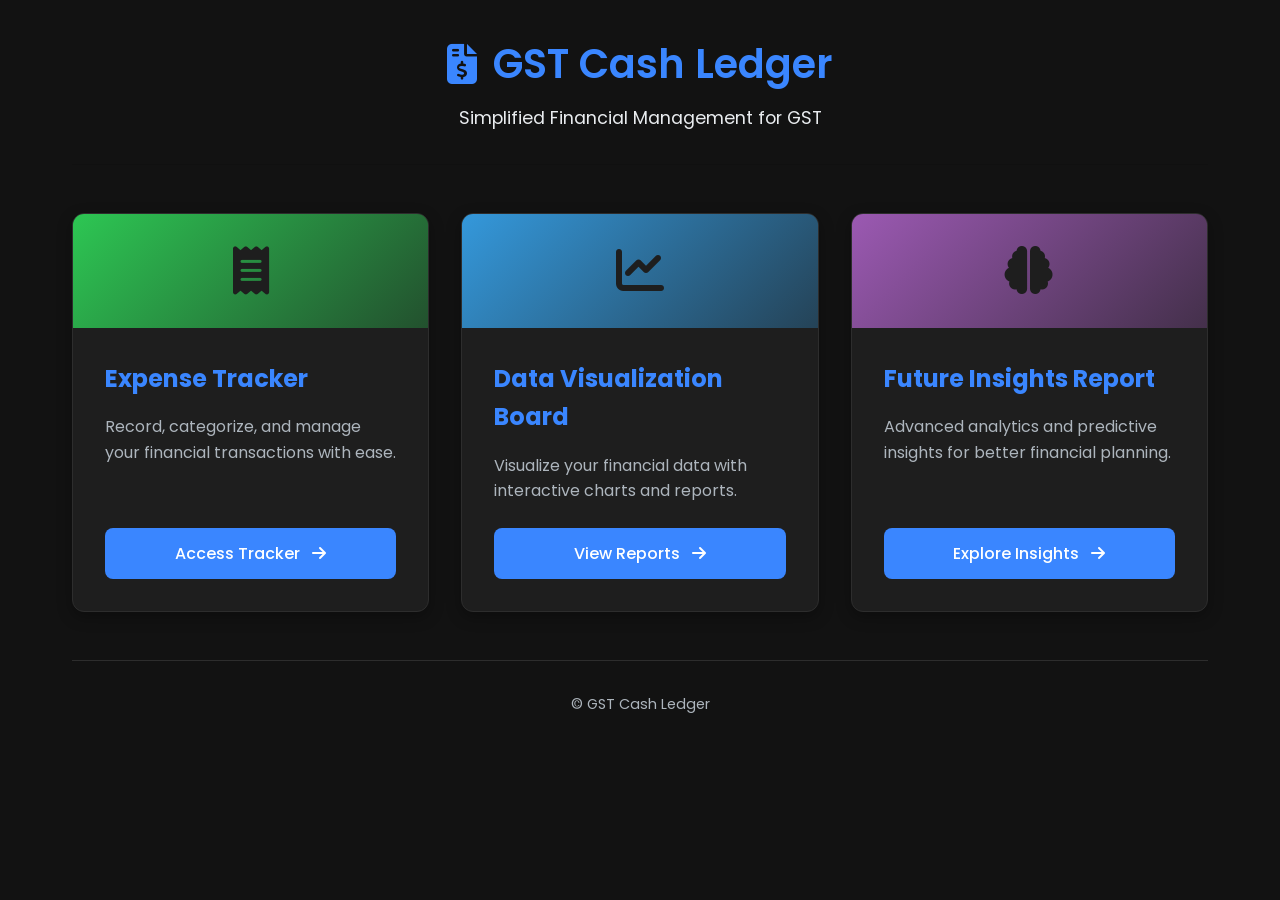
<file: index.html>
<!DOCTYPE html>
<html lang="en">
<head>
    <meta charset="UTF-8">
    <meta name="viewport" content="width=device-width, initial-scale=1.0">
    <title>GST Cash Ledger</title>
    <link rel="stylesheet" href="styles.css">
    <link rel="stylesheet" href="https://cdnjs.cloudflare.com/ajax/libs/font-awesome/6.4.0/css/all.min.css">
</head>
<body>
    <div class="container">
        <header>
            <div class="logo">
                <i class="fas fa-file-invoice-dollar"></i>
                <h1>GST Cash Ledger</h1>
            </div>
            <p class="tagline">Simplified Financial Management for GST</p>
        </header>

        <main>
            <div class="card-container">
                <div class="card">
                    <div class="card-icon" style="background: linear-gradient(135deg, var(--income-color), rgba(45, 198, 83, 0.3));">
                        <i class="fas fa-receipt"></i>
                    </div>
                    <div class="card-content">
                        <h2>Expense Tracker</h2>
                        <p>Record, categorize, and manage your financial transactions with ease.</p>
                        <a href="tracker.html" class="btn">Access Tracker <i class="fas fa-arrow-right"></i></a>
                    </div>
                </div>

                <div class="card">
                    <div class="card-icon" style="background: linear-gradient(135deg, var(--balance-color), rgba(52, 152, 219, 0.3));">
                        <i class="fas fa-chart-line"></i>
                    </div>
                    <div class="card-content">
                        <h2>Data Visualization Board</h2>
                        <p>Visualize your financial data with interactive charts and reports.</p>
                        <a href="reports.html" class="btn">View Reports <i class="fas fa-arrow-right"></i></a>
                    </div>
                </div>

                <div class="card">
                    <div class="card-icon" style="background: linear-gradient(135deg, var(--gst-color), rgba(155, 89, 178, 0.3));">
                        <i class="fas fa-brain"></i>
                    </div>
                    <div class="card-content">
                        <h2>Future Insights Report</h2>
                        <p>Advanced analytics and predictive insights for better financial planning.</p>
                        <a href="ml-vis.html" class="btn">Explore Insights <i class="fas fa-arrow-right"></i></a>
                    </div>
                </div>
            </div>
        </main>

        <footer>
            <p>&copy; GST Cash Ledger</p>
        </footer>
    </div>
</body>
</html>
</file>
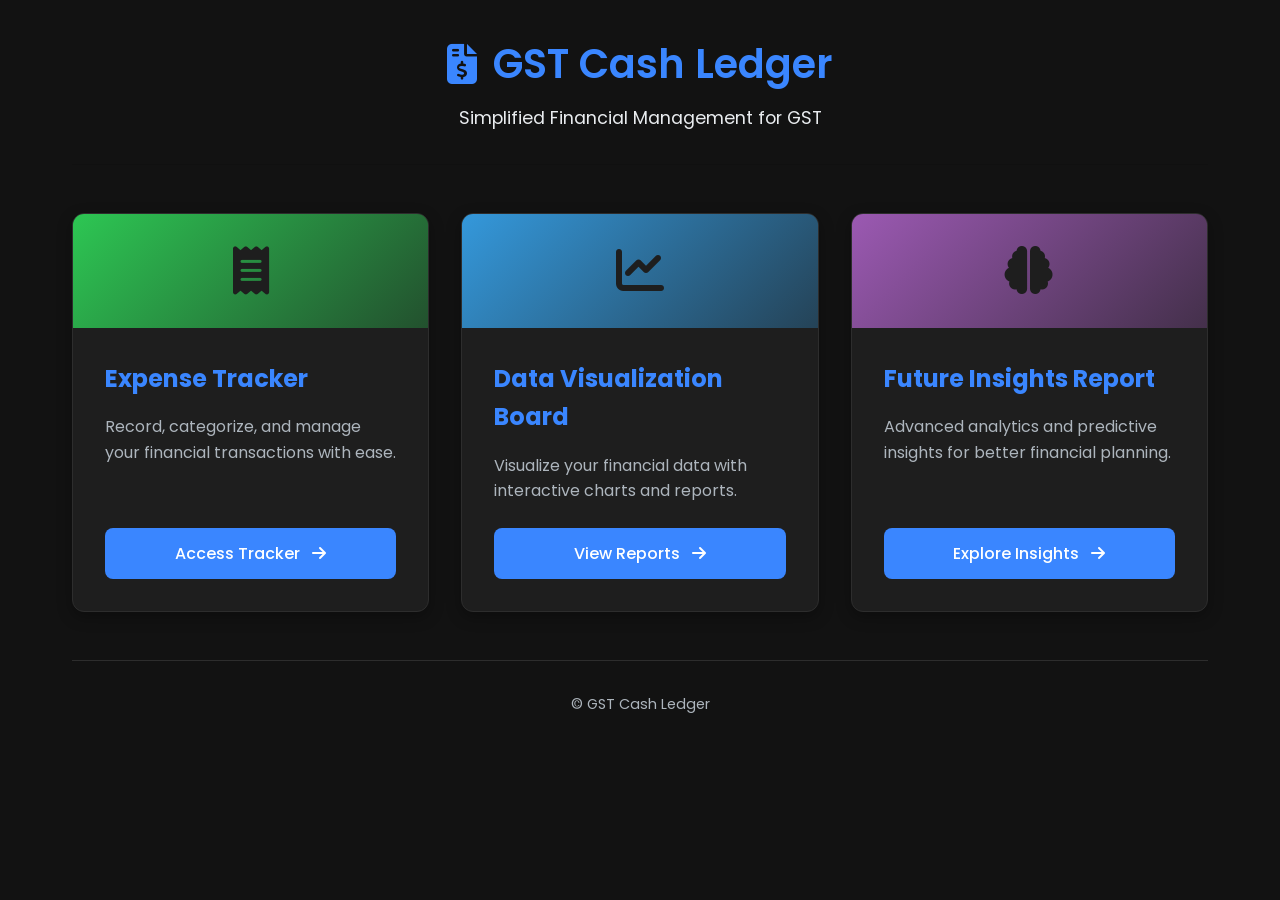
<file: html/index.html>
<!DOCTYPE html>
<html lang="en">
<head>
    <meta charset="UTF-8">
    <meta name="viewport" content="width=device-width, initial-scale=1.0">
    <title>GST Cash Ledger</title>
    <link rel="stylesheet" href="../Css/styles.css">
    <link rel="stylesheet" href="https://cdnjs.cloudflare.com/ajax/libs/font-awesome/6.4.0/css/all.min.css">
</head>
<body>
    <div class="container">
        <header>
            <div class="logo">
                <i class="fas fa-file-invoice-dollar"></i>
                <h1>GST Cash Ledger</h1>
            </div>
            <p class="tagline">Simplified Financial Management for GST</p>
        </header>

        <main>
            <div class="card-container">
                <div class="card">
                    <div class="card-icon" style="background: linear-gradient(135deg, var(--income-color), rgba(45, 198, 83, 0.3));">
                        <i class="fas fa-receipt"></i>
                    </div>
                    <div class="card-content">
                        <h2>Expense Tracker</h2>
                        <p>Record, categorize, and manage your financial transactions with ease.</p>
                        <a href="tracker.html" class="btn">Access Tracker <i class="fas fa-arrow-right"></i></a>
                    </div>
                </div>

                <div class="card">
                    <div class="card-icon" style="background: linear-gradient(135deg, var(--balance-color), rgba(52, 152, 219, 0.3));">
                        <i class="fas fa-chart-line"></i>
                    </div>
                    <div class="card-content">
                        <h2>Data Visualization Board</h2>
                        <p>Visualize your financial data with interactive charts and reports.</p>
                        <a href="reports.html" class="btn">View Reports <i class="fas fa-arrow-right"></i></a>
                    </div>
                </div>

                <div class="card">
                    <div class="card-icon" style="background: linear-gradient(135deg, var(--gst-color), rgba(155, 89, 178, 0.3));">
                        <i class="fas fa-brain"></i>
                    </div>
                    <div class="card-content">
                        <h2>Future Insights Report</h2>
                        <p>Advanced analytics and predictive insights for better financial planning.</p>
                        <a href="ml-vis.html" class="btn">Explore Insights <i class="fas fa-arrow-right"></i></a>
                    </div>
                </div>
            </div>
        </main>

        <footer>
            <p>&copy; GST Cash Ledger</p>
        </footer>
    </div>
</body>
</html>
</file>
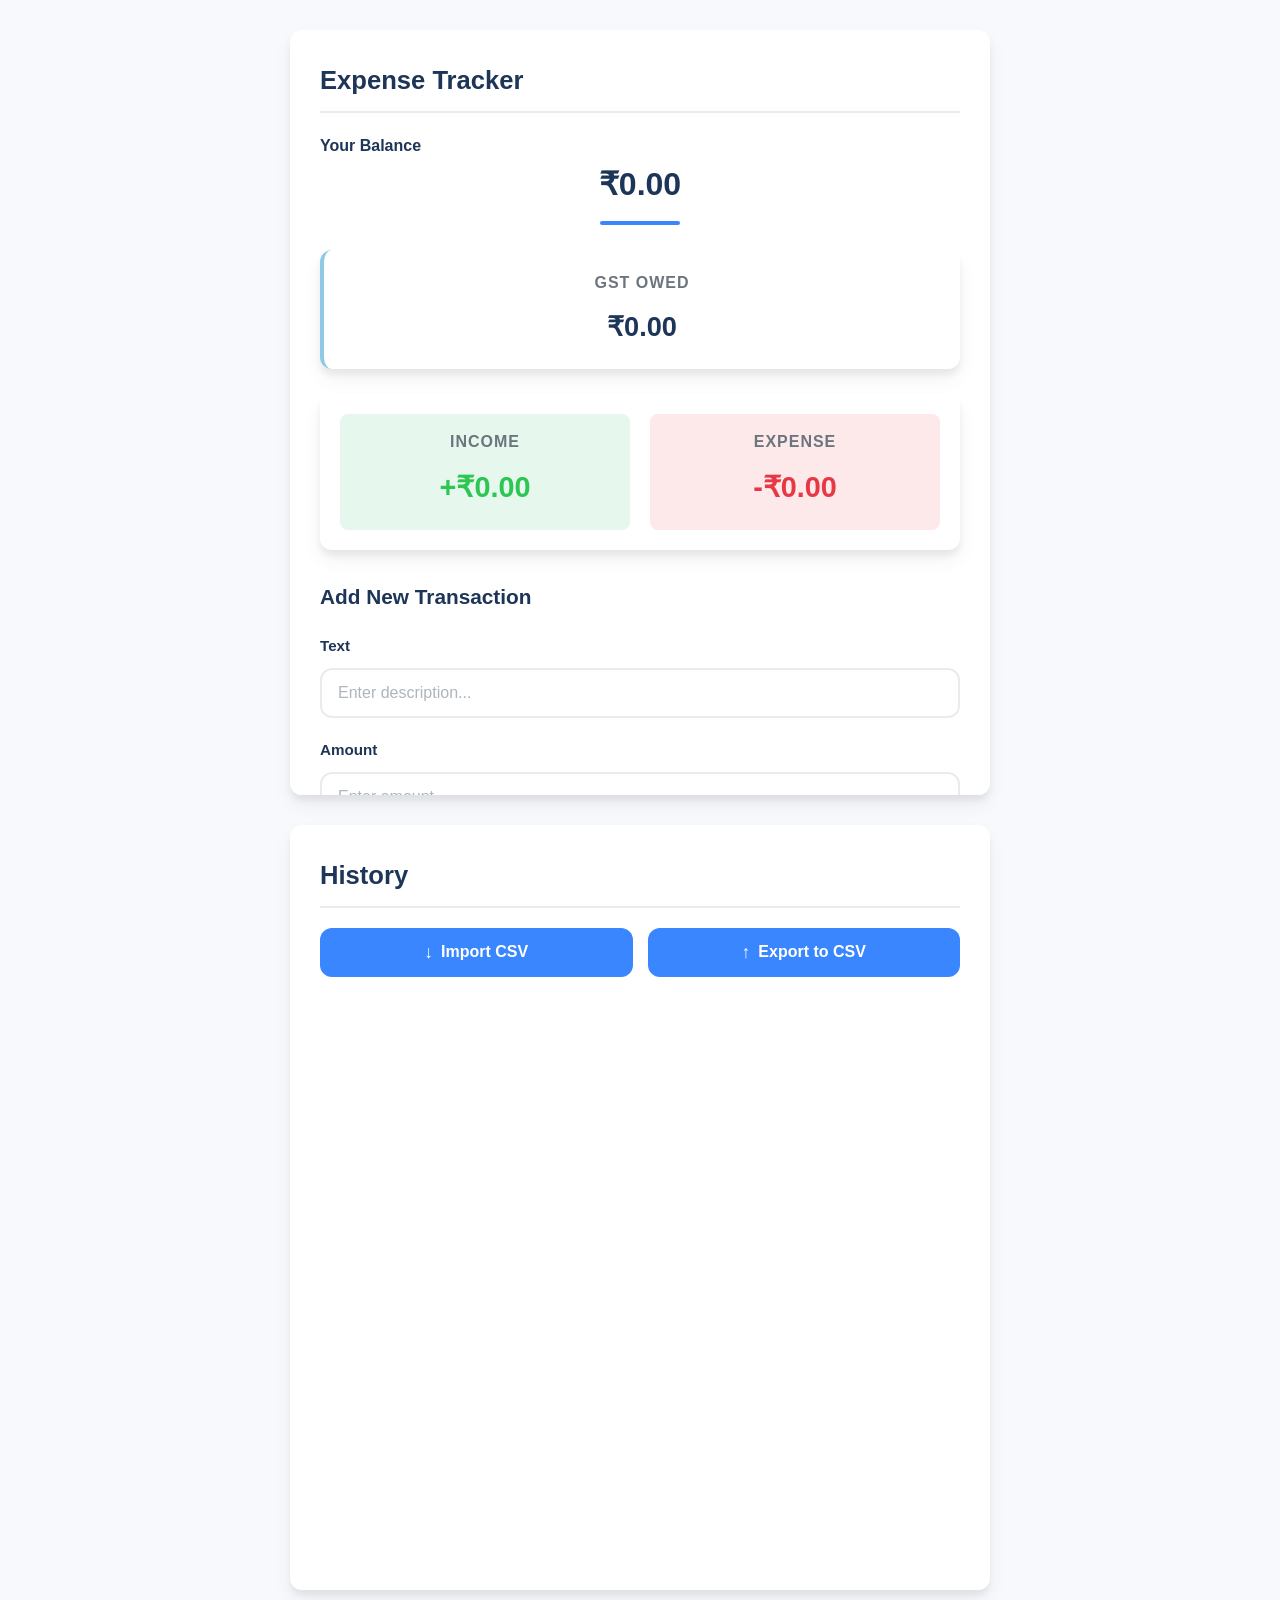
<file: tracker.html>
<!DOCTYPE html>
<html lang="en">
<head>
    <meta charset="UTF-8">
    <meta name="viewport" content="width=device-width, initial-scale=1.0">
    <title>Expense Tracker</title>
    <link rel="stylesheet" href="tracker.css">
    <link href="https://fonts.googleapis.com/css?family=Lato&display=swap" rel="stylesheet">
    
</head>
<body>
    <div class="tracker">
        <h2>Expense Tracker</h2>
        <div class="container">
            <h4>Your Balance</h4>
            <h1 id="balance">₹ 0.00</h1>
            
            <div class="gst-container">
                <h4>GST Owed</h4>
                <p id="gst-display">₹0.00</p>
            </div>

            <div class="inc-exp-container">
                <div>
                    <h4>Income</h4>
                    <p id="money-plus" class="money plus">+₹0.00</p>
                </div>
                <div>
                    <h4>Expense</h4>
                    <p id="money-minus" class="money minus">-₹0.00</p>
                </div>
            </div>

            <h3>Add New Transaction</h3>
            <form id="form">
                <div class="form-control">
                    <label for="text">Text</label>
                    <input type="text" id="text" placeholder="Enter description...">
                </div>
                <div class="form-control">
                    <label for="amount">Amount</label>
                    <input type="number" id="amount" placeholder="Enter amount...">
                </div>
                <div class="form-control">
                    <label for="datetime">Date & Time</label>
                    <input type="datetime-local" id="datetime">
                </div>
                <div class="form-control">
                    <label for="category">Category</label>
                    <select id="category" required>
                        <option value="">Select Category</option>
                        <option value="Electronics & IT Equipment" data-gst="18">Electronics & IT Equipment (18% GST)</option>
                        <option value="Office Supplies" data-gst="12">Office Supplies (12% GST)</option>
                        <option value="Food & Beverages" data-gst="5">Food & Beverages (5% GST)</option>
                        <option value="Professional Services" data-gst="18">Professional Services (18% GST)</option>
                        <option value="Rent & Utilities" data-gst="18">Rent & Utilities (18% GST)</option>
                        <option value="Travel & Transportation" data-gst="5">Travel & Transportation (5% GST)</option>
                        <option value="Marketing & Advertising" data-gst="18">Marketing & Advertising (18% GST)</option>
                        <option value="Non-Taxable" data-gst="0">Non-Taxable (0% GST)</option>
                    </select>
                </div>
                <div class="btn-group">
                    <button class="btn-inc">Add Income</button>
                    <button class="btn-exp">Add Expense</button>
                </div>
            </form>
        </div>
    </div>

    <!-- <div class="history-tab">
        <h2>History</h2>
        <ul id="list" class="list"></ul>
        <button id="exportBtn" class="btn-export">Export</button>

    </div> -->

    <div class="history-tab">
        <h2>History</h2>
        <ul id="list" class="list"></ul>
        <div class="btn-group">
            <button id="importBtn" class="btn-import">Import CSV</button>
            <button id="exportBtn" class="btn-export">Export to CSV</button>
        </div>
        <input type="file" id="fileInput" accept=".csv" style="display: none;">
    </div>

    <script src="app.js"></script>
</body>
</html>
</file>
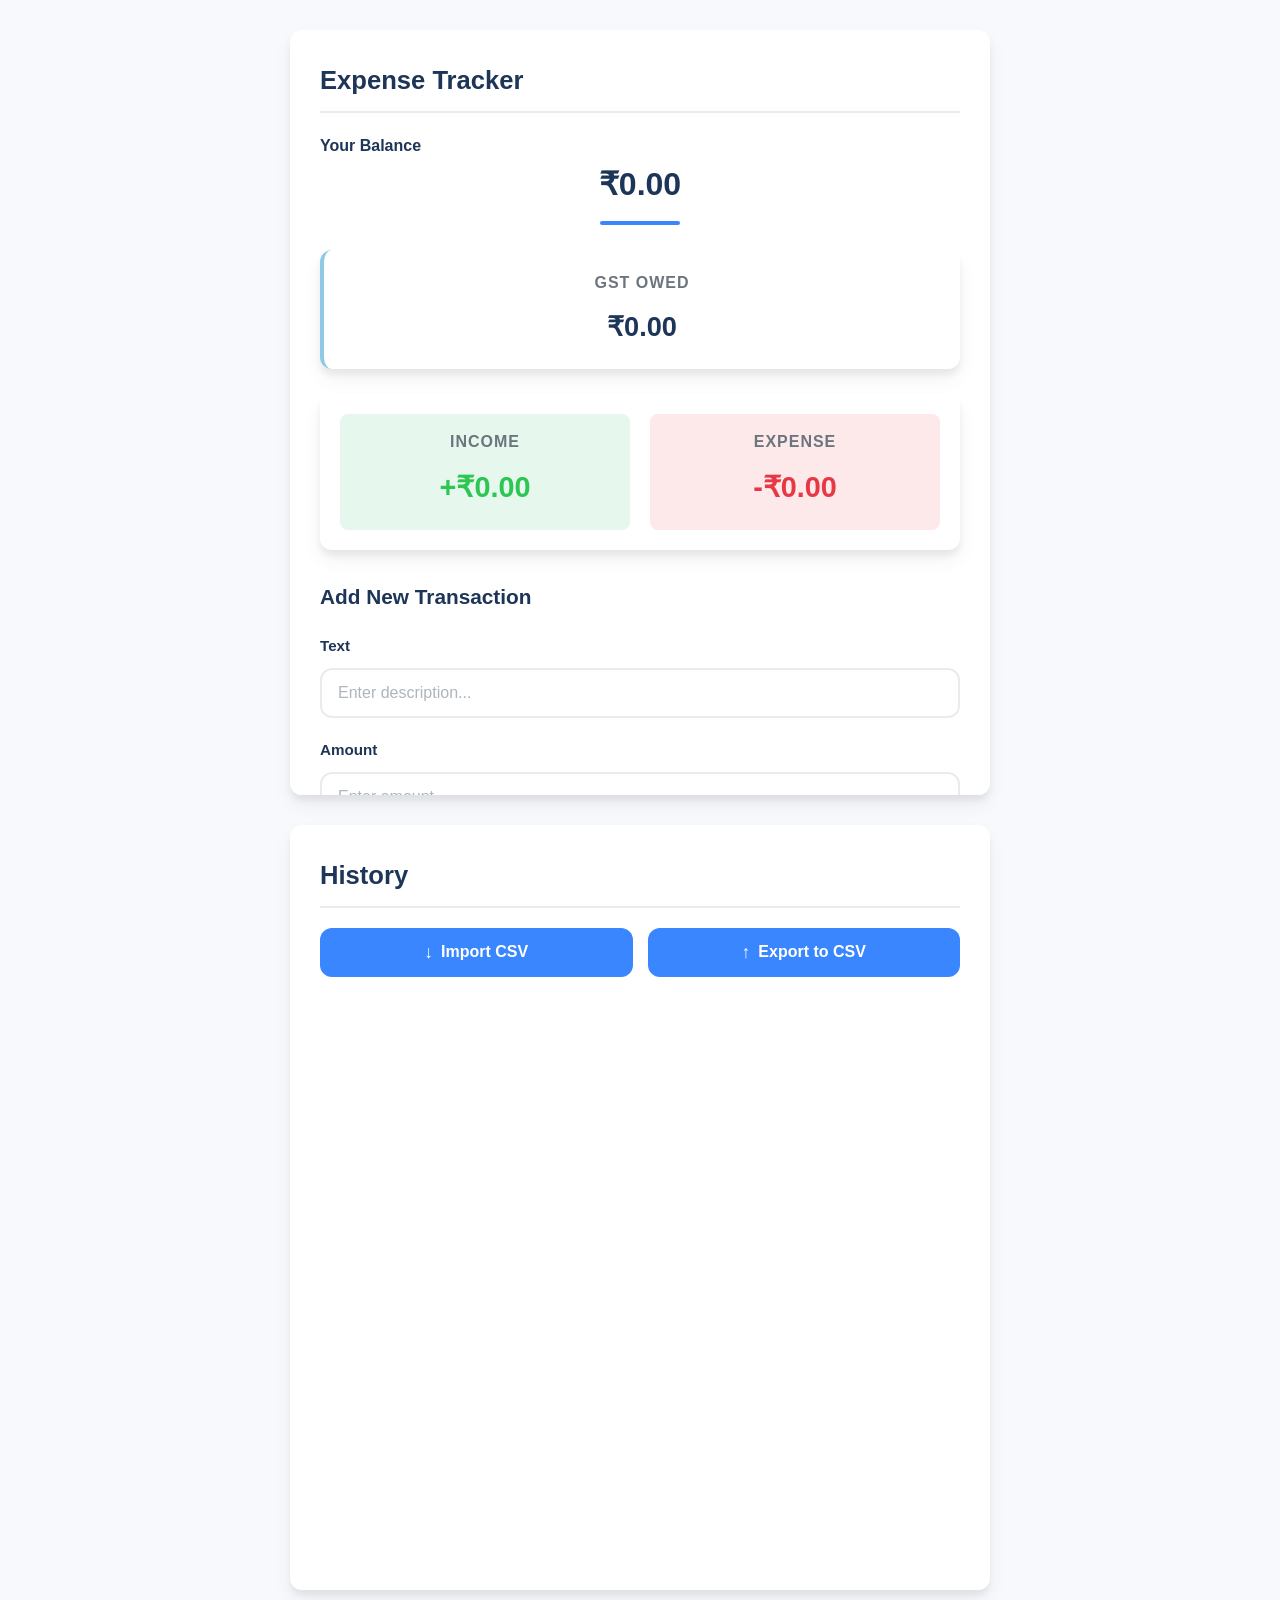
<file: html/tracker.html>
<!DOCTYPE html>
<html lang="en">
<head>
    <meta charset="UTF-8">
    <meta name="viewport" content="width=device-width, initial-scale=1.0">
    <title>Expense Tracker</title>
    <link rel="stylesheet" href="../Css/tracker.css">
    <link href="https://fonts.googleapis.com/css?family=Lato&display=swap" rel="stylesheet">
    
</head>
<body>
    <div class="tracker">
        <h2>Expense Tracker</h2>
        <div class="container">
            <h4>Your Balance</h4>
            <h1 id="balance">₹ 0.00</h1>
            
            <div class="gst-container">
                <h4>GST Owed</h4>
                <p id="gst-display">₹0.00</p>
            </div>

            <div class="inc-exp-container">
                <div>
                    <h4>Income</h4>
                    <p id="money-plus" class="money plus">+₹0.00</p>
                </div>
                <div>
                    <h4>Expense</h4>
                    <p id="money-minus" class="money minus">-₹0.00</p>
                </div>
            </div>

            <h3>Add New Transaction</h3>
            <form id="form">
                <div class="form-control">
                    <label for="text">Text</label>
                    <input type="text" id="text" placeholder="Enter description...">
                </div>
                <div class="form-control">
                    <label for="amount">Amount</label>
                    <input type="number" id="amount" placeholder="Enter amount...">
                </div>
                <div class="form-control">
                    <label for="datetime">Date & Time</label>
                    <input type="datetime-local" id="datetime">
                </div>
                <div class="form-control">
                    <label for="category">Category</label>
                    <select id="category" required>
                        <option value="">Select Category</option>
                        <option value="Electronics & IT Equipment" data-gst="18">Electronics & IT Equipment (18% GST)</option>
                        <option value="Office Supplies" data-gst="12">Office Supplies (12% GST)</option>
                        <option value="Food & Beverages" data-gst="5">Food & Beverages (5% GST)</option>
                        <option value="Professional Services" data-gst="18">Professional Services (18% GST)</option>
                        <option value="Rent & Utilities" data-gst="18">Rent & Utilities (18% GST)</option>
                        <option value="Travel & Transportation" data-gst="5">Travel & Transportation (5% GST)</option>
                        <option value="Marketing & Advertising" data-gst="18">Marketing & Advertising (18% GST)</option>
                        <option value="Non-Taxable" data-gst="0">Non-Taxable (0% GST)</option>
                    </select>
                </div>
                <div class="btn-group">
                    <button class="btn-inc">Add Income</button>
                    <button class="btn-exp">Add Expense</button>
                </div>
            </form>
        </div>
    </div>

    <!-- <div class="history-tab">
        <h2>History</h2>
        <ul id="list" class="list"></ul>
        <button id="exportBtn" class="btn-export">Export</button>

    </div> -->

    <div class="history-tab">
        <h2>History</h2>
        <ul id="list" class="list"></ul>
        <div class="btn-group">
            <button id="importBtn" class="btn-import">Import CSV</button>
            <button id="exportBtn" class="btn-export">Export to CSV</button>
        </div>
        <input type="file" id="fileInput" accept=".csv" style="display: none;">
    </div>

    <script src="../js/app.js"></script>
</body>
</html>
</file>
<file: styles.css>
/* Global Styles */
@import url('https://fonts.googleapis.com/css2?family=Poppins:wght@300;400;500;600;700&display=swap');

:root {
    --primary-color: #3a86ff;
    --primary-light: #ebf2ff;
    --primary-dark: #2667cc;
    --secondary-color: #8ecae6;
    --income-color: #2dc653;
    --income-light: #e6f7ed;
    --expense-color: #e63946;
    --expense-light: #fde8ea;
    --balance-color: #3498db;
    --balance-light: #e3f2fd;
    --gst-color: #9b59b2;
    --gst-light: #f3e5f5;
    --dark-color: #1d3557;
    
    /* Dark theme colors */
    --text-color: #e9ecef;
    --text-muted: #adb5bd;
    --background-color: #121212;
    --card-color: #1e1e1e;
    --card-hover: #252525;
    --border-color: #2d2d2d;
    
    --box-shadow: 0 5px 15px rgba(0, 0, 0, 0.3);
    --hover-shadow: 0 8px 25px rgba(0, 0, 0, 0.4);
    --border-radius: 12px;
    --border-radius-sm: 8px;
    --transition: all 0.3s ease;
}

* {
    margin: 0;
    padding: 0;
    box-sizing: border-box;
}

body {
    font-family: 'Poppins', sans-serif;
    color: var(--text-color);
    background-color: var(--background-color);
    line-height: 1.6;
}

.container {
    max-width: 1200px;
    margin: 0 auto;
    padding: 2rem;
}

/* Header Styles */
header {
    text-align: center;
    margin-bottom: 3rem;
    padding-bottom: 2rem;
    border-bottom: 1px solid rgba(0, 0, 0, 0.1);
}

.logo {
    display: flex;
    align-items: center;
    justify-content: center;
    margin-bottom: 0.5rem;
}

.logo i {
    font-size: 2.5rem;
    color: var(--primary-color);
    margin-right: 1rem;
}

h1 {
    font-size: 2.5rem;
    font-weight: 600;
    color: var(--primary-color);
}

.tagline {
    font-size: 1.1rem;
    color: var(--dark-gray);
}

/* Card Styles */
.card-container {
    display: grid;
    grid-template-columns: repeat(auto-fit, minmax(300px, 1fr));
    gap: 2rem;
}

.card {
    background-color: var(--card-color);
    border-radius: var(--border-radius);
    overflow: hidden;
    box-shadow: var(--box-shadow);
    transition: var(--transition);
    display: flex;
    flex-direction: column;
    height: 100%;
    border: 1px solid var(--border-color);
}

.card:hover {
    transform: translateY(-5px);
    box-shadow: var(--hover-shadow);
    background-color: var(--card-hover);
}

.card-icon {
    background: linear-gradient(135deg, var(--primary-color), var(--secondary-color));
    color: var(--card-color);
    padding: 2rem;
    text-align: center;
}

.card-icon i {
    font-size: 3rem;
}

.card-content {
    padding: 2rem;
    flex-grow: 1;
    display: flex;
    flex-direction: column;
}

.card-content h2 {
    font-size: 1.5rem;
    margin-bottom: 1rem;
    color: var(--primary-color);
}

.card-content p {
    margin-bottom: 1.5rem;
    color: var(--text-muted);
    flex-grow: 1;
}

/* Button Styles */
.btn {
    display: inline-block;
    padding: 0.8rem 1.5rem;
    background-color: var(--primary-color);
    color: white;
    text-decoration: none;
    border-radius: var(--border-radius-sm);
    font-weight: 500;
    transition: var(--transition);
    text-align: center;
    border: none;
}

.btn i {
    margin-left: 0.5rem;
}

.btn:hover {
    background-color: var(--primary-dark);
    transform: translateY(-2px);
}

/* Footer Styles */
footer {
    text-align: center;
    margin-top: 3rem;
    padding-top: 2rem;
    border-top: 1px solid var(--border-color);
    color: var(--text-muted);
    font-size: 0.9rem;
}

/* Responsive Styles */
@media (max-width: 768px) {
    .card-container {
        grid-template-columns: 1fr;
    }
    
    .logo {
        flex-direction: column;
    }
    
    .logo i {
        margin-right: 0;
        margin-bottom: 0.5rem;
    }
    
    h1 {
        font-size: 2rem;
    }
}
</file>
<file: Css/styles.css>
/* Global Styles */
@import url('https://fonts.googleapis.com/css2?family=Poppins:wght@300;400;500;600;700&display=swap');

:root {
    --primary-color: #3a86ff;
    --primary-light: #ebf2ff;
    --primary-dark: #2667cc;
    --secondary-color: #8ecae6;
    --income-color: #2dc653;
    --income-light: #e6f7ed;
    --expense-color: #e63946;
    --expense-light: #fde8ea;
    --balance-color: #3498db;
    --balance-light: #e3f2fd;
    --gst-color: #9b59b2;
    --gst-light: #f3e5f5;
    --dark-color: #1d3557;
    
    /* Dark theme colors */
    --text-color: #e9ecef;
    --text-muted: #adb5bd;
    --background-color: #121212;
    --card-color: #1e1e1e;
    --card-hover: #252525;
    --border-color: #2d2d2d;
    
    --box-shadow: 0 5px 15px rgba(0, 0, 0, 0.3);
    --hover-shadow: 0 8px 25px rgba(0, 0, 0, 0.4);
    --border-radius: 12px;
    --border-radius-sm: 8px;
    --transition: all 0.3s ease;
}

* {
    margin: 0;
    padding: 0;
    box-sizing: border-box;
}

body {
    font-family: 'Poppins', sans-serif;
    color: var(--text-color);
    background-color: var(--background-color);
    line-height: 1.6;
}

.container {
    max-width: 1200px;
    margin: 0 auto;
    padding: 2rem;
}

/* Header Styles */
header {
    text-align: center;
    margin-bottom: 3rem;
    padding-bottom: 2rem;
    border-bottom: 1px solid rgba(0, 0, 0, 0.1);
}

.logo {
    display: flex;
    align-items: center;
    justify-content: center;
    margin-bottom: 0.5rem;
}

.logo i {
    font-size: 2.5rem;
    color: var(--primary-color);
    margin-right: 1rem;
}

h1 {
    font-size: 2.5rem;
    font-weight: 600;
    color: var(--primary-color);
}

.tagline {
    font-size: 1.1rem;
    color: var(--dark-gray);
}

/* Card Styles */
.card-container {
    display: grid;
    grid-template-columns: repeat(auto-fit, minmax(300px, 1fr));
    gap: 2rem;
}

.card {
    background-color: var(--card-color);
    border-radius: var(--border-radius);
    overflow: hidden;
    box-shadow: var(--box-shadow);
    transition: var(--transition);
    display: flex;
    flex-direction: column;
    height: 100%;
    border: 1px solid var(--border-color);
}

.card:hover {
    transform: translateY(-5px);
    box-shadow: var(--hover-shadow);
    background-color: var(--card-hover);
}

.card-icon {
    background: linear-gradient(135deg, var(--primary-color), var(--secondary-color));
    color: var(--card-color);
    padding: 2rem;
    text-align: center;
}

.card-icon i {
    font-size: 3rem;
}

.card-content {
    padding: 2rem;
    flex-grow: 1;
    display: flex;
    flex-direction: column;
}

.card-content h2 {
    font-size: 1.5rem;
    margin-bottom: 1rem;
    color: var(--primary-color);
}

.card-content p {
    margin-bottom: 1.5rem;
    color: var(--text-muted);
    flex-grow: 1;
}

/* Button Styles */
.btn {
    display: inline-block;
    padding: 0.8rem 1.5rem;
    background-color: var(--primary-color);
    color: white;
    text-decoration: none;
    border-radius: var(--border-radius-sm);
    font-weight: 500;
    transition: var(--transition);
    text-align: center;
    border: none;
}

.btn i {
    margin-left: 0.5rem;
}

.btn:hover {
    background-color: var(--primary-dark);
    transform: translateY(-2px);
}

/* Footer Styles */
footer {
    text-align: center;
    margin-top: 3rem;
    padding-top: 2rem;
    border-top: 1px solid var(--border-color);
    color: var(--text-muted);
    font-size: 0.9rem;
}

/* Responsive Styles */
@media (max-width: 768px) {
    .card-container {
        grid-template-columns: 1fr;
    }
    
    .logo {
        flex-direction: column;
    }
    
    .logo i {
        margin-right: 0;
        margin-bottom: 0.5rem;
    }
    
    h1 {
        font-size: 2rem;
    }
}
</file>
<file: tracker.css>
:root {
    --primary-color: #3a86ff;
    --primary-light: #ebf2ff;
    --primary-dark: #2667cc;
    --secondary-color: #8ecae6;
    --income-color: #2dc653;
    --income-light: #e6f7ed;
    --expense-color: #e63946;
    --expense-light: #fde8ea;
    --dark-color: #1d3557;
    --text-color: #293241;
    --text-muted: #6c757d;
    --background-color: #f7f9fc;
    --card-color: #ffffff;
    --box-shadow: 0 10px 20px rgba(0, 0, 0, 0.05), 0 6px 6px rgba(0, 0, 0, 0.06);
    --hover-shadow: 0 14px 28px rgba(0, 0, 0, 0.1), 0 10px 10px rgba(0, 0, 0, 0.08);
    --border-radius: 12px;
    --border-color: #e9ecef;
    --transition: all 0.3s ease;
  }
  
  * {
    box-sizing: border-box;
    margin: 0;
    padding: 0;
  }
  
  body {
    font-family: 'Inter', 'Segoe UI', Roboto, -apple-system, sans-serif;
    background-color: var(--background-color);
    color: var(--text-color);
    line-height: 1.6;
    display: flex;
    flex-wrap: wrap;
    justify-content: center;
    align-items: flex-start;
    gap: 30px;
    padding: 30px;
    min-height: 100vh;
  }
  
  .tracker, .history-tab {
    background-color: var(--card-color);
    border-radius: var(--border-radius);
    box-shadow: var(--box-shadow);
    padding: 30px;
    width: 100%;
    max-width: 700px;
    height: 85vh;
    overflow-y: auto;
    transition: var(--transition);
  }
  
  .tracker:hover, .history-tab:hover {
    box-shadow: var(--hover-shadow);
  }
  
  /* Scrollbar styling */
  ::-webkit-scrollbar {
    width: 8px;
  }
  
  ::-webkit-scrollbar-track {
    background: var(--border-color);
    border-radius: 10px;
  }
  
  ::-webkit-scrollbar-thumb {
    background: var(--primary-color);
    border-radius: 10px;
  }
  
  ::-webkit-scrollbar-thumb:hover {
    background: var(--primary-dark);
  }
  
  h1, h2, h3, h4 {
    color: var(--dark-color);
    font-weight: 700;
  }
  
  h1 {
    font-size: 2rem;
    margin-bottom: 10px;
    text-align: center;
    position: relative;
    padding-bottom: 15px;
  }
  
  h1::after {
    content: '';
    position: absolute;
    bottom: 0;
    left: 50%;
    transform: translateX(-50%);
    width: 80px;
    height: 4px;
    background-color: var(--primary-color);
    border-radius: 2px;
  }
  
  h2 {
    font-size: 1.6rem;
    margin-bottom: 20px;
    padding-bottom: 10px;
    border-bottom: 2px solid var(--border-color);
  }
  
  h3 {
    font-size: 1.3rem;
    margin: 30px 0 20px;
    color: var(--dark-color);
  }
  
  .inc-exp-container {
    background-color: var(--card-color);
    border-radius: var(--border-radius);
    padding: 20px;
    display: flex;
    justify-content: space-between;
    margin: 25px 0;
    box-shadow: var(--box-shadow);
    transition: var(--transition);
  }
  
  .inc-exp-container > div {
    flex: 1;
    text-align: center;
    position: relative;
    padding: 15px;
    border-radius: 8px;
  }
  
  .inc-exp-container > div:first-of-type {
    background-color: var(--income-light);
    margin-right: 10px;
  }
  
  .inc-exp-container > div:last-of-type {
    background-color: var(--expense-light);
    margin-left: 10px;
  }
  
  .inc-exp-container h4 {
    font-size: 1rem;
    font-weight: 600;
    margin-bottom: 10px;
    text-transform: uppercase;
    letter-spacing: 1px;
    color: var(--text-muted);
  }
  
  .money {
    font-size: 1.8rem;
    font-weight: 700;
    margin: 5px 0;
    display: block;
  }
  
  .money.plus {
    color: var(--income-color);
  }
  
  .money.minus {
    color: var(--expense-color);
  }
  
  .gst-container {
    background: var(--card-color);
    padding: 20px;
    border-radius: var(--border-radius);
    box-shadow: var(--box-shadow);
    margin: 25px 0;
    text-align: center;
    transition: var(--transition);
    border-left: 4px solid var(--secondary-color);
  }
  
  .gst-container h4 {
    color: var(--text-muted);
    margin-bottom: 10px;
    font-size: 1rem;
    text-transform: uppercase;
    letter-spacing: 1px;
  }
  
  #gst-display {
    font-size: 1.7rem;
    font-weight: 700;
    color: var(--dark-color);
  }
  
  .form-control {
    margin-bottom: 20px;
  }
  
  label {
    display: block;
    margin-bottom: 10px;
    font-weight: 600;
    color: var(--dark-color);
    font-size: 0.95rem;
  }
  
  input[type='text'],
  input[type='number'],
  input[type='datetime-local'],
  select {
    width: 100%;
    padding: 14px 16px;
    border: 2px solid var(--border-color);
    border-radius: var(--border-radius);
    font-size: 1rem;
    transition: var(--transition);
    color: var(--text-color);
    background-color: var(--card-color);
  }
  
  input:focus,
  select:focus {
    border-color: var(--primary-color);
    outline: none;
    box-shadow: 0 0 0 3px rgba(58, 134, 255, 0.15);
  }
  
  input::placeholder {
    color: #adb5bd;
  }
  
  .btn-group {
    display: flex;
    gap: 15px;
    margin-top: 15px;
  }
  
  .btn-inc, .btn-exp, .btn-export, .btn-import {
    cursor: pointer;
    color: white;
    border: none;
    border-radius: var(--border-radius);
    font-size: 1rem;
    font-weight: 600;
    padding: 14px;
    flex: 1;
    transition: var(--transition);
    display: flex;
    align-items: center;
    justify-content: center;
    gap: 8px;
  }
  
  .btn-inc {
    background-color: var(--income-color);
  }
  
  .btn-exp {
    background-color: var(--expense-color);
  }
  
  .btn-export, .btn-import {
    background-color: var(--primary-color);
    margin-bottom: 20px;
    width: 100%;
  }
  
  .btn-inc:hover {
    background-color: #25a745;
    transform: translateY(-2px);
  }
  
  .btn-exp:hover {
    background-color: #d93240;
    transform: translateY(-2px);
  }
  
  .btn-export:hover, .btn-import:hover {
    background-color: var(--primary-dark);
    transform: translateY(-2px);
  }
  
  .btn-inc:active, .btn-exp:active, .btn-export:active, .btn-import:active {
    transform: translateY(0);
  }
  
  /* Add icons to buttons using pseudo-elements */
  .btn-inc::before {
    content: '+';
    font-size: 1.2rem;
    font-weight: bold;
    margin-right: 5px;
  }
  
  .btn-exp::before {
    content: '-';
    font-size: 1.2rem;
    font-weight: bold;
    margin-right: 5px;
  }
  
  .btn-export::before {
    content: '↑';
    font-size: 1.1rem;
  }
  
  .btn-import::before {
    content: '↓';
    font-size: 1.1rem;
  }
  
  .history-tab {
    overflow-y: auto;
  }
  
  .list {
    list-style-type: none;
    padding: 0;
    margin: 0;
  }
  
  .list li {
    background: var(--card-color);
    border-radius: var(--border-radius);
    box-shadow: 0 4px 12px rgba(0, 0, 0, 0.04);
    padding: 16px 20px;
    margin-bottom: 15px;
    display: flex;
    align-items: center;
    position: relative;
    transition: var(--transition);
    border: 1px solid var(--border-color);
  }
  
  .list li:hover {
    transform: translateY(-3px);
    box-shadow: 0 7px 14px rgba(0, 0, 0, 0.08);
  }
  
  .list li.plus {
    border-left: 5px solid var(--income-color);
  }
  
  .list li.minus {
    border-left: 5px solid var(--expense-color);
  }
  
  .transaction-meta {
    display: flex;
    flex-direction: column;
    min-width: 110px;
    margin-right: 15px;
    padding-right: 15px;
    border-right: 1px solid var(--border-color);
  }
  
  .transaction-date {
    font-size: 0.9rem;
    font-weight: 600;
    color: var(--dark-color);
  }
  
  .transaction-time {
    font-size: 0.8rem;
    color: var(--text-muted);
    margin-top: 2px;
  }
  
  .transaction-text {
    flex-grow: 1;
    margin: 0 15px;
    font-weight: 500;
  }
  
  .transaction-amount {
    font-weight: 700;
    margin-right: 15px;
    font-size: 1.1rem;
  }
  
  .list li.plus .transaction-amount {
    color: var(--income-color);
  }
  
  .list li.minus .transaction-amount {
    color: var(--expense-color);
  }
  
  .delete-btn {
    cursor: pointer;
    background-color: var(--expense-light);
    border: none;
    color: var(--expense-color);
    border-radius: 50%;
    width: 32px;
    height: 32px;
    display: flex;
    align-items: center;
    justify-content: center;
    font-size: 14px;
    transition: var(--transition);
    opacity: 0.7;
  }
  
  .delete-btn:hover {
    background-color: var(--expense-color);
    color: white;
    opacity: 1;
  }
  
  /* Add a nice X icon with CSS */
  .delete-btn::before {
    content: '';
    font-size: 20px;
    font-weight: bold;
  }
  
  /* Add some media queries for better responsiveness */
  @media (max-width: 768px) {
    body {
      flex-direction: column;
      align-items: center;
      padding: 20px 15px;
    }
    
    .tracker, .history-tab {
      width: 100%;
      max-width: 100%;
      padding: 20px;
      height: auto;
      max-height: none;
      margin-bottom: 30px;
    }
  
    .inc-exp-container {
      flex-direction: column;
    }
  
    .inc-exp-container > div:first-of-type {
      margin-right: 0;
      margin-bottom: 15px;
    }
  
    .inc-exp-container > div:last-of-type {
      margin-left: 0;
    }
  
    .btn-group {
      flex-direction: column;
    }
  }
  
  /* Dark mode support */
  @media (prefers-color-scheme: dark) {
    :root {
      --background-color: #121212;
      --card-color: #1e1e1e;
      --text-color: #e9ecef;
      --dark-color: #f8f9fa;
      --text-muted: #adb5bd;
      --border-color: #2a2a2a;
      --income-light: rgba(45, 198, 83, 0.1);
      --expense-light: rgba(230, 57, 70, 0.1);
      --primary-light: rgba(58, 134, 255, 0.1);
    }
    
    input[type='text'],
    input[type='number'],
    input[type='datetime-local'],
    select {
      background-color: #2a2a2a;
      color: var(--text-color);
      border-color: #3a3a3a;
    }
    
    input::placeholder {
      color: #6c757d;
    }
    
    .list li {
      border-color: #2a2a2a;
      background-color: #252525;
    }
  }
  
  /* Add some subtle animations */
  @keyframes fadeIn {
    from { opacity: 0; transform: translateY(10px); }
    to { opacity: 1; transform: translateY(0); }
  }
  
  .tracker, .history-tab, .list li {
    animation: fadeIn 0.3s ease-out;
  }
  
  /* Loading state animations for buttons */
  .btn-inc.loading, .btn-exp.loading, .btn-export.loading, .btn-import.loading {
    position: relative;
    color: transparent;
  }
  
  .btn-inc.loading::after, .btn-exp.loading::after, 
  .btn-export.loading::after, .btn-import.loading::after {
    content: '';
    position: absolute;
    width: 20px;
    height: 20px;
    border: 3px solid rgba(255, 255, 255, 0.3);
    border-radius: 50%;
    border-top-color: white;
    animation: spin 0.8s ease-in-out infinite;
  }
  
  @keyframes spin {
    to { transform: rotate(360deg); }
  }
</file>
<file: Css/tracker.css>
:root {
    --primary-color: #3a86ff;
    --primary-light: #ebf2ff;
    --primary-dark: #2667cc;
    --secondary-color: #8ecae6;
    --income-color: #2dc653;
    --income-light: #e6f7ed;
    --expense-color: #e63946;
    --expense-light: #fde8ea;
    --dark-color: #1d3557;
    --text-color: #293241;
    --text-muted: #6c757d;
    --background-color: #f7f9fc;
    --card-color: #ffffff;
    --box-shadow: 0 10px 20px rgba(0, 0, 0, 0.05), 0 6px 6px rgba(0, 0, 0, 0.06);
    --hover-shadow: 0 14px 28px rgba(0, 0, 0, 0.1), 0 10px 10px rgba(0, 0, 0, 0.08);
    --border-radius: 12px;
    --border-color: #e9ecef;
    --transition: all 0.3s ease;
  }
  
  * {
    box-sizing: border-box;
    margin: 0;
    padding: 0;
  }
  
  body {
    font-family: 'Inter', 'Segoe UI', Roboto, -apple-system, sans-serif;
    background-color: var(--background-color);
    color: var(--text-color);
    line-height: 1.6;
    display: flex;
    flex-wrap: wrap;
    justify-content: center;
    align-items: flex-start;
    gap: 30px;
    padding: 30px;
    min-height: 100vh;
  }
  
  .tracker, .history-tab {
    background-color: var(--card-color);
    border-radius: var(--border-radius);
    box-shadow: var(--box-shadow);
    padding: 30px;
    width: 100%;
    max-width: 700px;
    height: 85vh;
    overflow-y: auto;
    transition: var(--transition);
  }
  
  .tracker:hover, .history-tab:hover {
    box-shadow: var(--hover-shadow);
  }
  
  /* Scrollbar styling */
  ::-webkit-scrollbar {
    width: 8px;
  }
  
  ::-webkit-scrollbar-track {
    background: var(--border-color);
    border-radius: 10px;
  }
  
  ::-webkit-scrollbar-thumb {
    background: var(--primary-color);
    border-radius: 10px;
  }
  
  ::-webkit-scrollbar-thumb:hover {
    background: var(--primary-dark);
  }
  
  h1, h2, h3, h4 {
    color: var(--dark-color);
    font-weight: 700;
  }
  
  h1 {
    font-size: 2rem;
    margin-bottom: 10px;
    text-align: center;
    position: relative;
    padding-bottom: 15px;
  }
  
  h1::after {
    content: '';
    position: absolute;
    bottom: 0;
    left: 50%;
    transform: translateX(-50%);
    width: 80px;
    height: 4px;
    background-color: var(--primary-color);
    border-radius: 2px;
  }
  
  h2 {
    font-size: 1.6rem;
    margin-bottom: 20px;
    padding-bottom: 10px;
    border-bottom: 2px solid var(--border-color);
  }
  
  h3 {
    font-size: 1.3rem;
    margin: 30px 0 20px;
    color: var(--dark-color);
  }
  
  .inc-exp-container {
    background-color: var(--card-color);
    border-radius: var(--border-radius);
    padding: 20px;
    display: flex;
    justify-content: space-between;
    margin: 25px 0;
    box-shadow: var(--box-shadow);
    transition: var(--transition);
  }
  
  .inc-exp-container > div {
    flex: 1;
    text-align: center;
    position: relative;
    padding: 15px;
    border-radius: 8px;
  }
  
  .inc-exp-container > div:first-of-type {
    background-color: var(--income-light);
    margin-right: 10px;
  }
  
  .inc-exp-container > div:last-of-type {
    background-color: var(--expense-light);
    margin-left: 10px;
  }
  
  .inc-exp-container h4 {
    font-size: 1rem;
    font-weight: 600;
    margin-bottom: 10px;
    text-transform: uppercase;
    letter-spacing: 1px;
    color: var(--text-muted);
  }
  
  .money {
    font-size: 1.8rem;
    font-weight: 700;
    margin: 5px 0;
    display: block;
  }
  
  .money.plus {
    color: var(--income-color);
  }
  
  .money.minus {
    color: var(--expense-color);
  }
  
  .gst-container {
    background: var(--card-color);
    padding: 20px;
    border-radius: var(--border-radius);
    box-shadow: var(--box-shadow);
    margin: 25px 0;
    text-align: center;
    transition: var(--transition);
    border-left: 4px solid var(--secondary-color);
  }
  
  .gst-container h4 {
    color: var(--text-muted);
    margin-bottom: 10px;
    font-size: 1rem;
    text-transform: uppercase;
    letter-spacing: 1px;
  }
  
  #gst-display {
    font-size: 1.7rem;
    font-weight: 700;
    color: var(--dark-color);
  }
  
  .form-control {
    margin-bottom: 20px;
  }
  
  label {
    display: block;
    margin-bottom: 10px;
    font-weight: 600;
    color: var(--dark-color);
    font-size: 0.95rem;
  }
  
  input[type='text'],
  input[type='number'],
  input[type='datetime-local'],
  select {
    width: 100%;
    padding: 14px 16px;
    border: 2px solid var(--border-color);
    border-radius: var(--border-radius);
    font-size: 1rem;
    transition: var(--transition);
    color: var(--text-color);
    background-color: var(--card-color);
  }
  
  input:focus,
  select:focus {
    border-color: var(--primary-color);
    outline: none;
    box-shadow: 0 0 0 3px rgba(58, 134, 255, 0.15);
  }
  
  input::placeholder {
    color: #adb5bd;
  }
  
  .btn-group {
    display: flex;
    gap: 15px;
    margin-top: 15px;
  }
  
  .btn-inc, .btn-exp, .btn-export, .btn-import {
    cursor: pointer;
    color: white;
    border: none;
    border-radius: var(--border-radius);
    font-size: 1rem;
    font-weight: 600;
    padding: 14px;
    flex: 1;
    transition: var(--transition);
    display: flex;
    align-items: center;
    justify-content: center;
    gap: 8px;
  }
  
  .btn-inc {
    background-color: var(--income-color);
  }
  
  .btn-exp {
    background-color: var(--expense-color);
  }
  
  .btn-export, .btn-import {
    background-color: var(--primary-color);
    margin-bottom: 20px;
    width: 100%;
  }
  
  .btn-inc:hover {
    background-color: #25a745;
    transform: translateY(-2px);
  }
  
  .btn-exp:hover {
    background-color: #d93240;
    transform: translateY(-2px);
  }
  
  .btn-export:hover, .btn-import:hover {
    background-color: var(--primary-dark);
    transform: translateY(-2px);
  }
  
  .btn-inc:active, .btn-exp:active, .btn-export:active, .btn-import:active {
    transform: translateY(0);
  }
  
  /* Add icons to buttons using pseudo-elements */
  .btn-inc::before {
    content: '+';
    font-size: 1.2rem;
    font-weight: bold;
    margin-right: 5px;
  }
  
  .btn-exp::before {
    content: '-';
    font-size: 1.2rem;
    font-weight: bold;
    margin-right: 5px;
  }
  
  .btn-export::before {
    content: '↑';
    font-size: 1.1rem;
  }
  
  .btn-import::before {
    content: '↓';
    font-size: 1.1rem;
  }
  
  .history-tab {
    overflow-y: auto;
  }
  
  .list {
    list-style-type: none;
    padding: 0;
    margin: 0;
  }
  
  .list li {
    background: var(--card-color);
    border-radius: var(--border-radius);
    box-shadow: 0 4px 12px rgba(0, 0, 0, 0.04);
    padding: 16px 20px;
    margin-bottom: 15px;
    display: flex;
    align-items: center;
    position: relative;
    transition: var(--transition);
    border: 1px solid var(--border-color);
  }
  
  .list li:hover {
    transform: translateY(-3px);
    box-shadow: 0 7px 14px rgba(0, 0, 0, 0.08);
  }
  
  .list li.plus {
    border-left: 5px solid var(--income-color);
  }
  
  .list li.minus {
    border-left: 5px solid var(--expense-color);
  }
  
  .transaction-meta {
    display: flex;
    flex-direction: column;
    min-width: 110px;
    margin-right: 15px;
    padding-right: 15px;
    border-right: 1px solid var(--border-color);
  }
  
  .transaction-date {
    font-size: 0.9rem;
    font-weight: 600;
    color: var(--dark-color);
  }
  
  .transaction-time {
    font-size: 0.8rem;
    color: var(--text-muted);
    margin-top: 2px;
  }
  
  .transaction-text {
    flex-grow: 1;
    margin: 0 15px;
    font-weight: 500;
  }
  
  .transaction-amount {
    font-weight: 700;
    margin-right: 15px;
    font-size: 1.1rem;
  }
  
  .list li.plus .transaction-amount {
    color: var(--income-color);
  }
  
  .list li.minus .transaction-amount {
    color: var(--expense-color);
  }
  
  .delete-btn {
    cursor: pointer;
    background-color: var(--expense-light);
    border: none;
    color: var(--expense-color);
    border-radius: 50%;
    width: 32px;
    height: 32px;
    display: flex;
    align-items: center;
    justify-content: center;
    font-size: 14px;
    transition: var(--transition);
    opacity: 0.7;
  }
  
  .delete-btn:hover {
    background-color: var(--expense-color);
    color: white;
    opacity: 1;
  }
  
  /* Add a nice X icon with CSS */
  .delete-btn::before {
    content: '';
    font-size: 20px;
    font-weight: bold;
  }
  
  /* Add some media queries for better responsiveness */
  @media (max-width: 768px) {
    body {
      flex-direction: column;
      align-items: center;
      padding: 20px 15px;
    }
    
    .tracker, .history-tab {
      width: 100%;
      max-width: 100%;
      padding: 20px;
      height: auto;
      max-height: none;
      margin-bottom: 30px;
    }
  
    .inc-exp-container {
      flex-direction: column;
    }
  
    .inc-exp-container > div:first-of-type {
      margin-right: 0;
      margin-bottom: 15px;
    }
  
    .inc-exp-container > div:last-of-type {
      margin-left: 0;
    }
  
    .btn-group {
      flex-direction: column;
    }
  }
  
  /* Dark mode support */
  @media (prefers-color-scheme: dark) {
    :root {
      --background-color: #121212;
      --card-color: #1e1e1e;
      --text-color: #e9ecef;
      --dark-color: #f8f9fa;
      --text-muted: #adb5bd;
      --border-color: #2a2a2a;
      --income-light: rgba(45, 198, 83, 0.1);
      --expense-light: rgba(230, 57, 70, 0.1);
      --primary-light: rgba(58, 134, 255, 0.1);
    }
    
    input[type='text'],
    input[type='number'],
    input[type='datetime-local'],
    select {
      background-color: #2a2a2a;
      color: var(--text-color);
      border-color: #3a3a3a;
    }
    
    input::placeholder {
      color: #6c757d;
    }
    
    .list li {
      border-color: #2a2a2a;
      background-color: #252525;
    }
  }
  
  /* Add some subtle animations */
  @keyframes fadeIn {
    from { opacity: 0; transform: translateY(10px); }
    to { opacity: 1; transform: translateY(0); }
  }
  
  .tracker, .history-tab, .list li {
    animation: fadeIn 0.3s ease-out;
  }
  
  /* Loading state animations for buttons */
  .btn-inc.loading, .btn-exp.loading, .btn-export.loading, .btn-import.loading {
    position: relative;
    color: transparent;
  }
  
  .btn-inc.loading::after, .btn-exp.loading::after, 
  .btn-export.loading::after, .btn-import.loading::after {
    content: '';
    position: absolute;
    width: 20px;
    height: 20px;
    border: 3px solid rgba(255, 255, 255, 0.3);
    border-radius: 50%;
    border-top-color: white;
    animation: spin 0.8s ease-in-out infinite;
  }
  
  @keyframes spin {
    to { transform: rotate(360deg); }
  }
</file>
